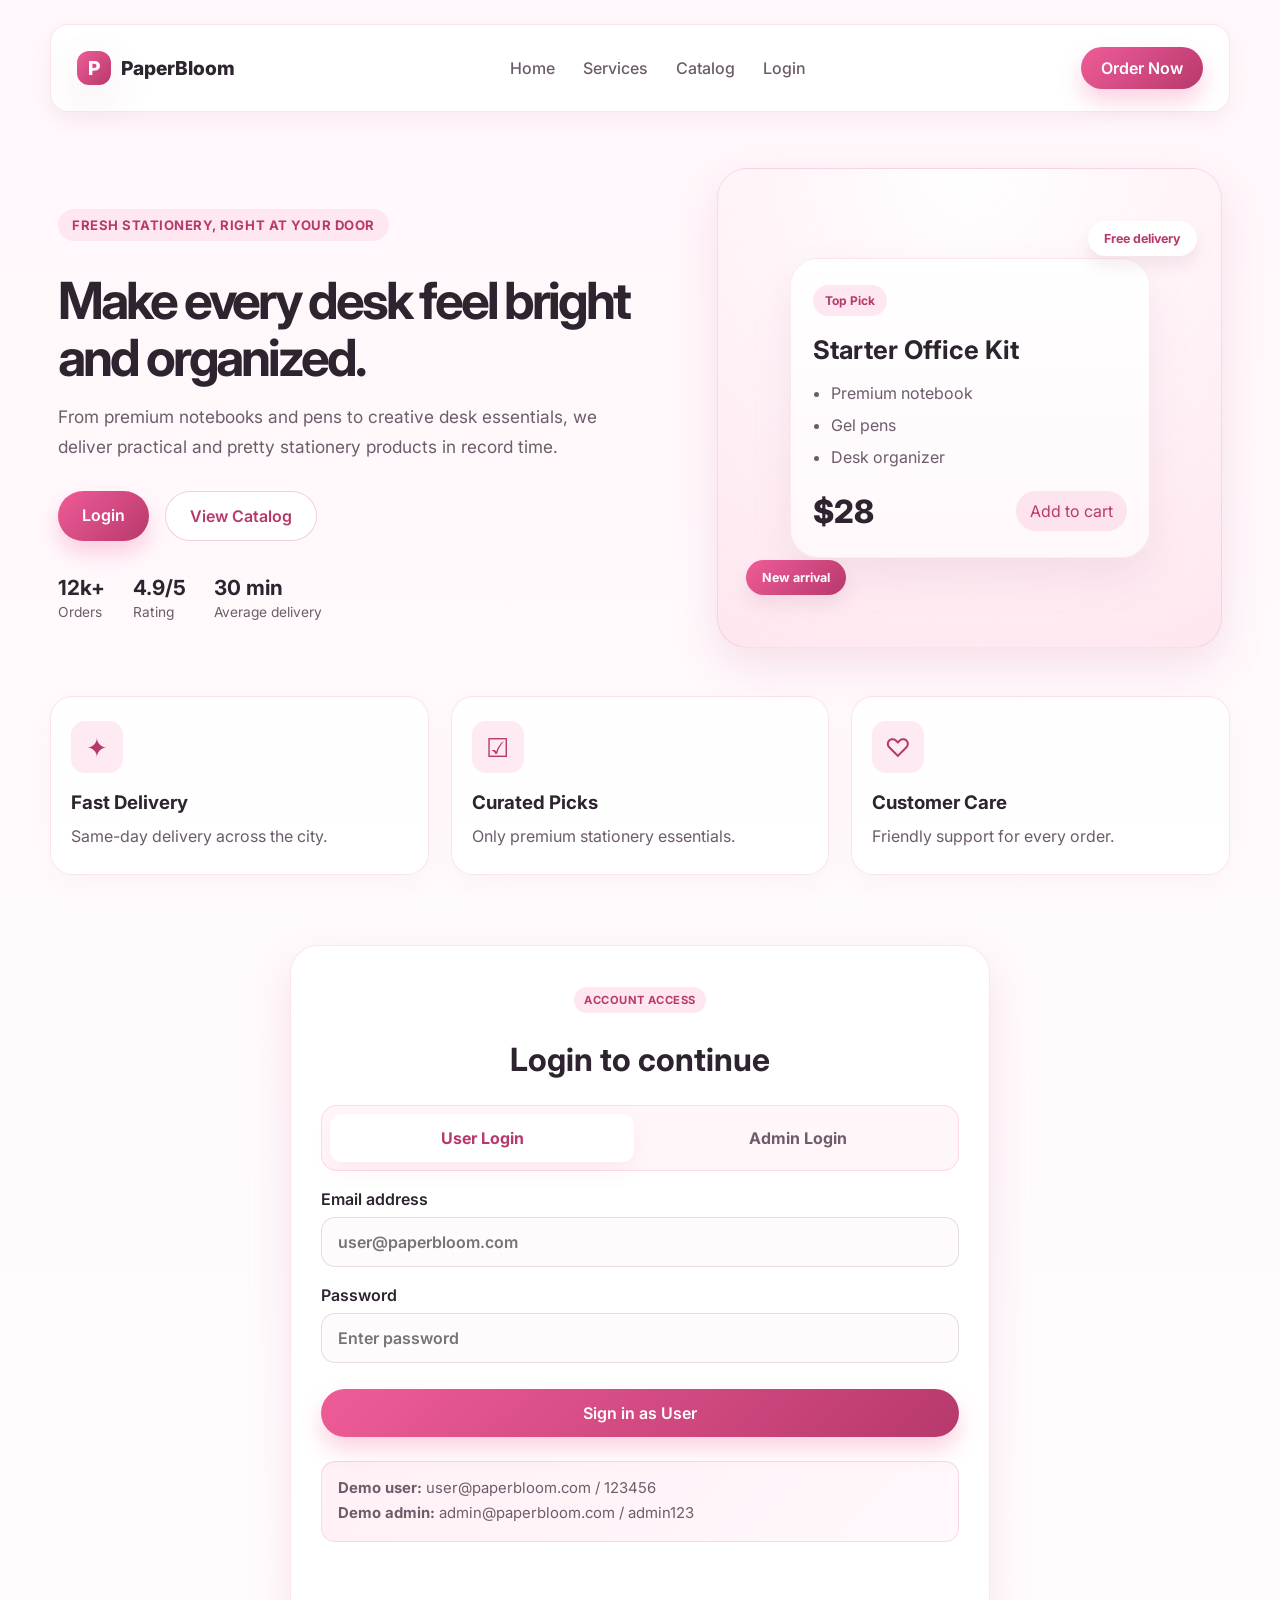
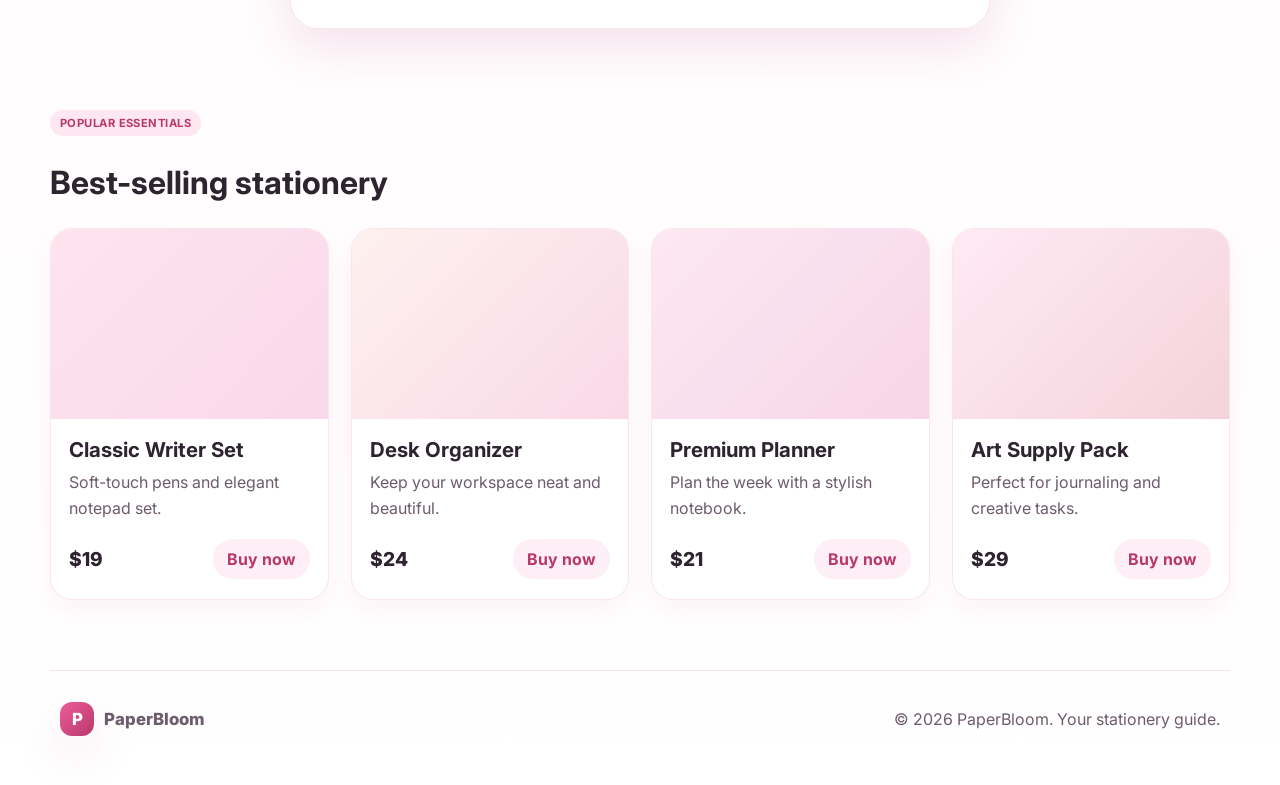
<file: index.html>
<!DOCTYPE html>
<html lang="en">
  <head>
    <meta charset="UTF-8" />
    <meta name="viewport" content="width=device-width, initial-scale=1.0" />
    <title>PaperBloom | Stationery Delivery</title>
    <meta
      name="description"
      content="PaperBloom delivers stationery essentials and desk essentials with delightful service."
    />
    <link rel="preconnect" href="https://fonts.googleapis.com" />
    <link rel="preconnect" href="https://fonts.gstatic.com" crossorigin />
    <link
      href="https://fonts.googleapis.com/css2?family=Inter:wght@400;500;600;700;800&display=swap"
      rel="stylesheet"
    />
    <link rel="stylesheet" href="style.css" />
  </head>
  <body>
    <div class="page-shell">
      <header class="topbar">
        <div class="brand" aria-label="PaperBloom home">
          <span class="brand-mark">P</span>
          <span>PaperBloom</span>
        </div>

        <nav class="main-nav" aria-label="Main navigation">
          <a href="#home">Home</a>
          <a href="#services">Services</a>
          <a href="#catalog">Catalog</a>
          <a href="#login">Login</a>
        </nav>

        <button class="primary-btn small-btn">Order Now</button>
      </header>

      <main>
        <section class="hero" id="home">
          <div class="hero-copy">
            <p class="eyebrow">Fresh stationery, right at your door</p>
            <h1>Make every desk feel bright and organized.</h1>
            <p class="hero-text">
              From premium notebooks and pens to creative desk essentials, we deliver
              practical and pretty stationery products in record time.
            </p>

            <div class="cta-group">
              <a href="#login" class="primary-btn">Login</a>
              <a href="#catalog" class="secondary-btn">View Catalog</a>
            </div>

            <div class="mini-stats" aria-label="Store metrics">
              <div>
                <strong>12k+</strong>
                <span>Orders</span>
              </div>
              <div>
                <strong>4.9/5</strong>
                <span>Rating</span>
              </div>
              <div>
                <strong>30 min</strong>
                <span>Average delivery</span>
              </div>
            </div>
          </div>

          <div class="hero-visual" aria-label="Stationery delivery illustration">
            <div class="visual-card big-card">
              <div class="card-tag">Top Pick</div>
              <h3>Starter Office Kit</h3>
              <ul>
                <li>Premium notebook</li>
                <li>Gel pens</li>
                <li>Desk organizer</li>
              </ul>
              <div class="price-row">
                <span class="price">$28</span>
                <button class="ghost-btn">Add to cart</button>
              </div>
            </div>

            <div class="floating-badge badge-one">Free delivery</div>
            <div class="floating-badge badge-two">New arrival</div>
          </div>
        </section>

        <section class="feature-strip" id="services">
          <article>
            <span class="icon">✦</span>
            <h3>Fast Delivery</h3>
            <p>Same-day delivery across the city.</p>
          </article>
          <article>
            <span class="icon">☑</span>
            <h3>Curated Picks</h3>
            <p>Only premium stationery essentials.</p>
          </article>
          <article>
            <span class="icon">♡</span>
            <h3>Customer Care</h3>
            <p>Friendly support for every order.</p>
          </article>
        </section>

        <section class="login-section" id="login">
          <div class="login-panel">
            <div class="login-heading">
              <p class="eyebrow small-eyebrow">Account access</p>
              <h2>Login to continue</h2>
            </div>

            <div class="login-tabs" role="tablist" aria-label="Login options">
              <button class="tab active" type="button" data-role="user" aria-selected="true">
                User Login
              </button>
              <button class="tab" type="button" data-role="admin" aria-selected="false">
                Admin Login
              </button>
            </div>

            <form class="auth-form active" id="userLoginForm" novalidate>
              <label>
                Email address
                <input type="email" name="email" placeholder="user@paperbloom.com" required />
              </label>
              <label>
                Password
                <input type="password" name="password" placeholder="Enter password" required />
              </label>
              <button type="submit" class="primary-btn full-width">Sign in as User</button>
            </form>

            <form class="auth-form" id="adminLoginForm" novalidate>
              <label>
                Admin email
                <input type="email" name="email" placeholder="admin@paperbloom.com" required />
              </label>
              <label>
                Password
                <input type="password" name="password" placeholder="Enter admin password" required />
              </label>
              <button type="submit" class="primary-btn full-width">Sign in as Admin</button>
            </form>

            <div class="demo-box">
              <p><strong>Demo user:</strong> user@paperbloom.com / 123456</p>
              <p><strong>Demo admin:</strong> admin@paperbloom.com / admin123</p>
            </div>

            <p class="status-message" id="statusMessage" aria-live="polite"></p>
          </div>
        </section>

        <section class="catalog" id="catalog">
          <div class="section-heading">
            <p class="eyebrow small-eyebrow">Popular essentials</p>
            <h2>Best-selling stationery</h2>
          </div>

          <div class="catalog-grid">
            <article class="product-card">
              <div class="product-art art-1"></div>
              <div class="product-info">
                <h3>Classic Writer Set</h3>
                <p>Soft-touch pens and elegant notepad set.</p>
                <div class="product-meta">
                  <span>$19</span>
                  <button>Buy now</button>
                </div>
              </div>
            </article>

            <article class="product-card">
              <div class="product-art art-2"></div>
              <div class="product-info">
                <h3>Desk Organizer</h3>
                <p>Keep your workspace neat and beautiful.</p>
                <div class="product-meta">
                  <span>$24</span>
                  <button>Buy now</button>
                </div>
              </div>
            </article>

            <article class="product-card">
              <div class="product-art art-3"></div>
              <div class="product-info">
                <h3>Premium Planner</h3>
                <p>Plan the week with a stylish notebook.</p>
                <div class="product-meta">
                  <span>$21</span>
                  <button>Buy now</button>
                </div>
              </div>
            </article>

            <article class="product-card">
              <div class="product-art art-4"></div>
              <div class="product-info">
                <h3>Art Supply Pack</h3>
                <p>Perfect for journaling and creative tasks.</p>
                <div class="product-meta">
                  <span>$29</span>
                  <button>Buy now</button>
                </div>
              </div>
            </article>
          </div>
        </section>
      </main>

      <footer class="site-footer">
        <div>
          <div class="brand footer-brand">
            <span class="brand-mark">P</span>
            <span>PaperBloom</span>
          </div>
        </div>
        <p>© 2026 PaperBloom. Your stationery guide.</p>
      </footer>
    </div>

    <script src="script.js"></script>
  </body>
</html>
</file>
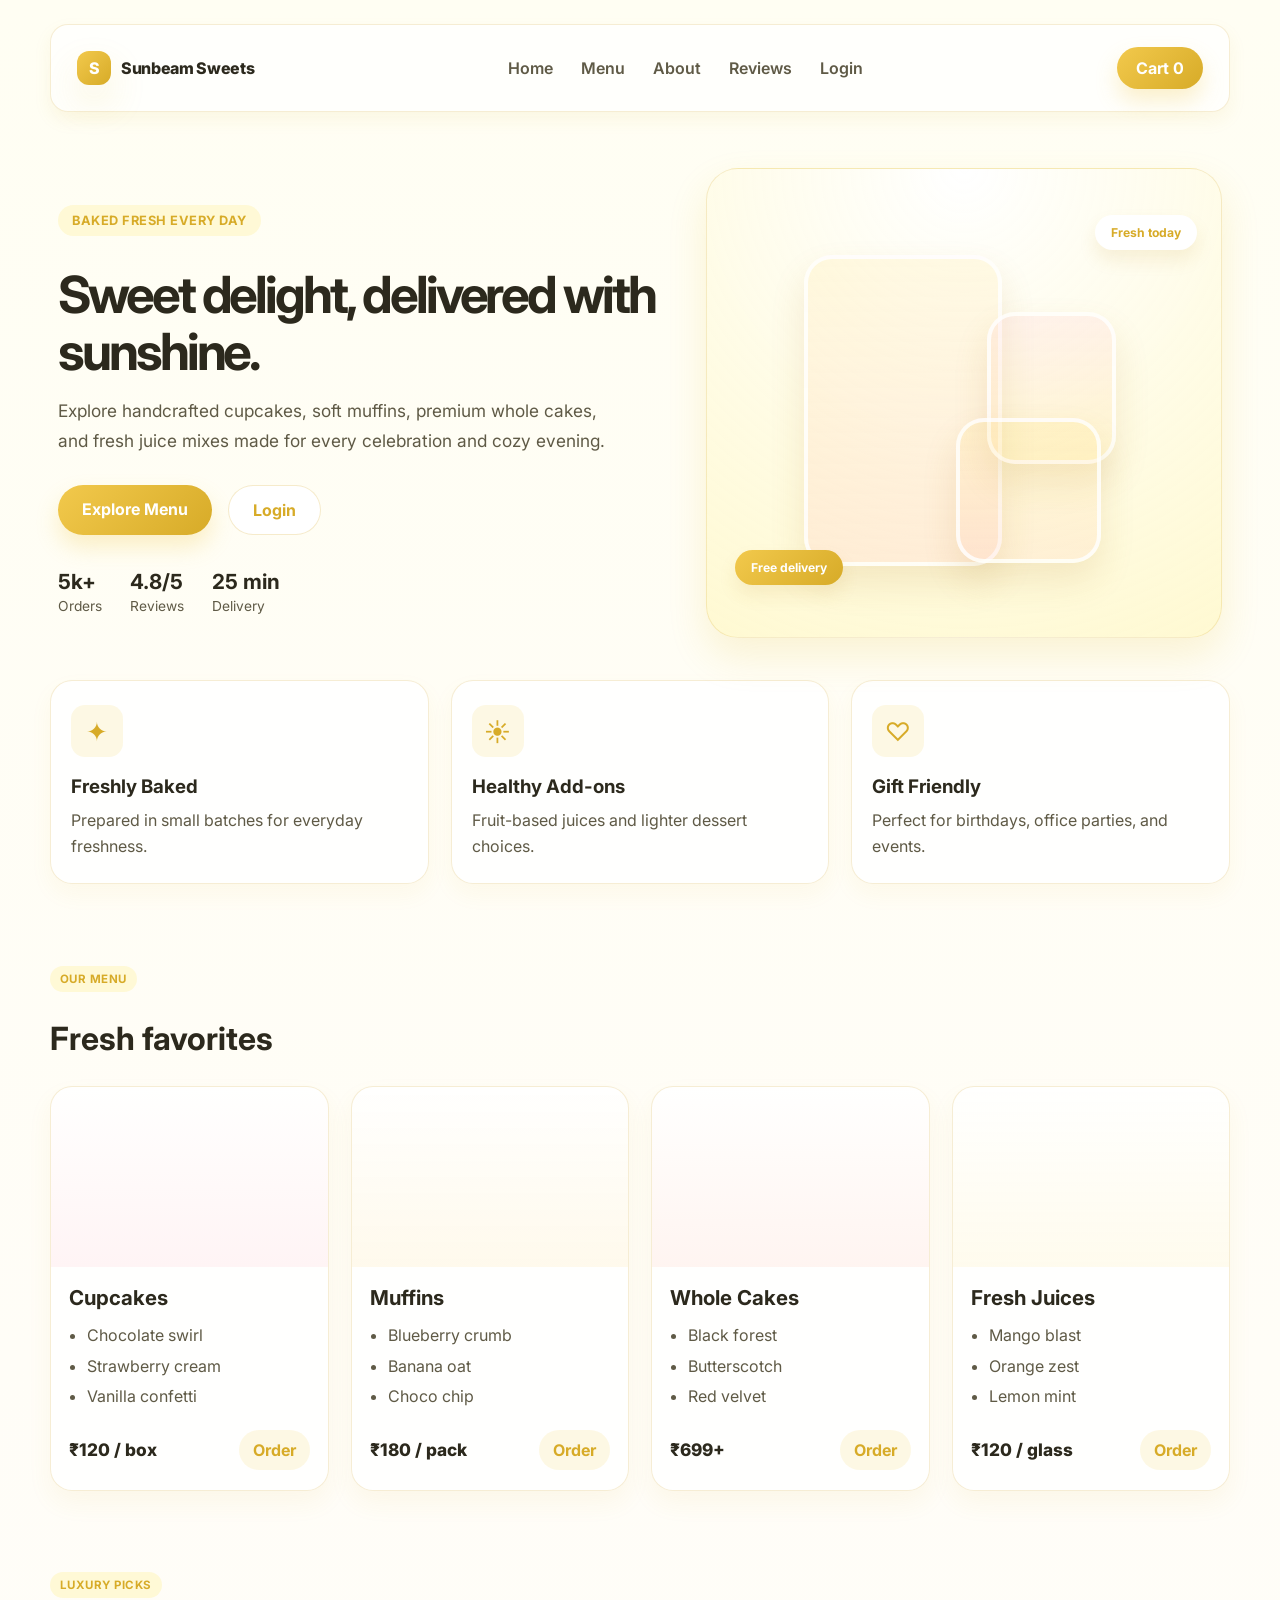
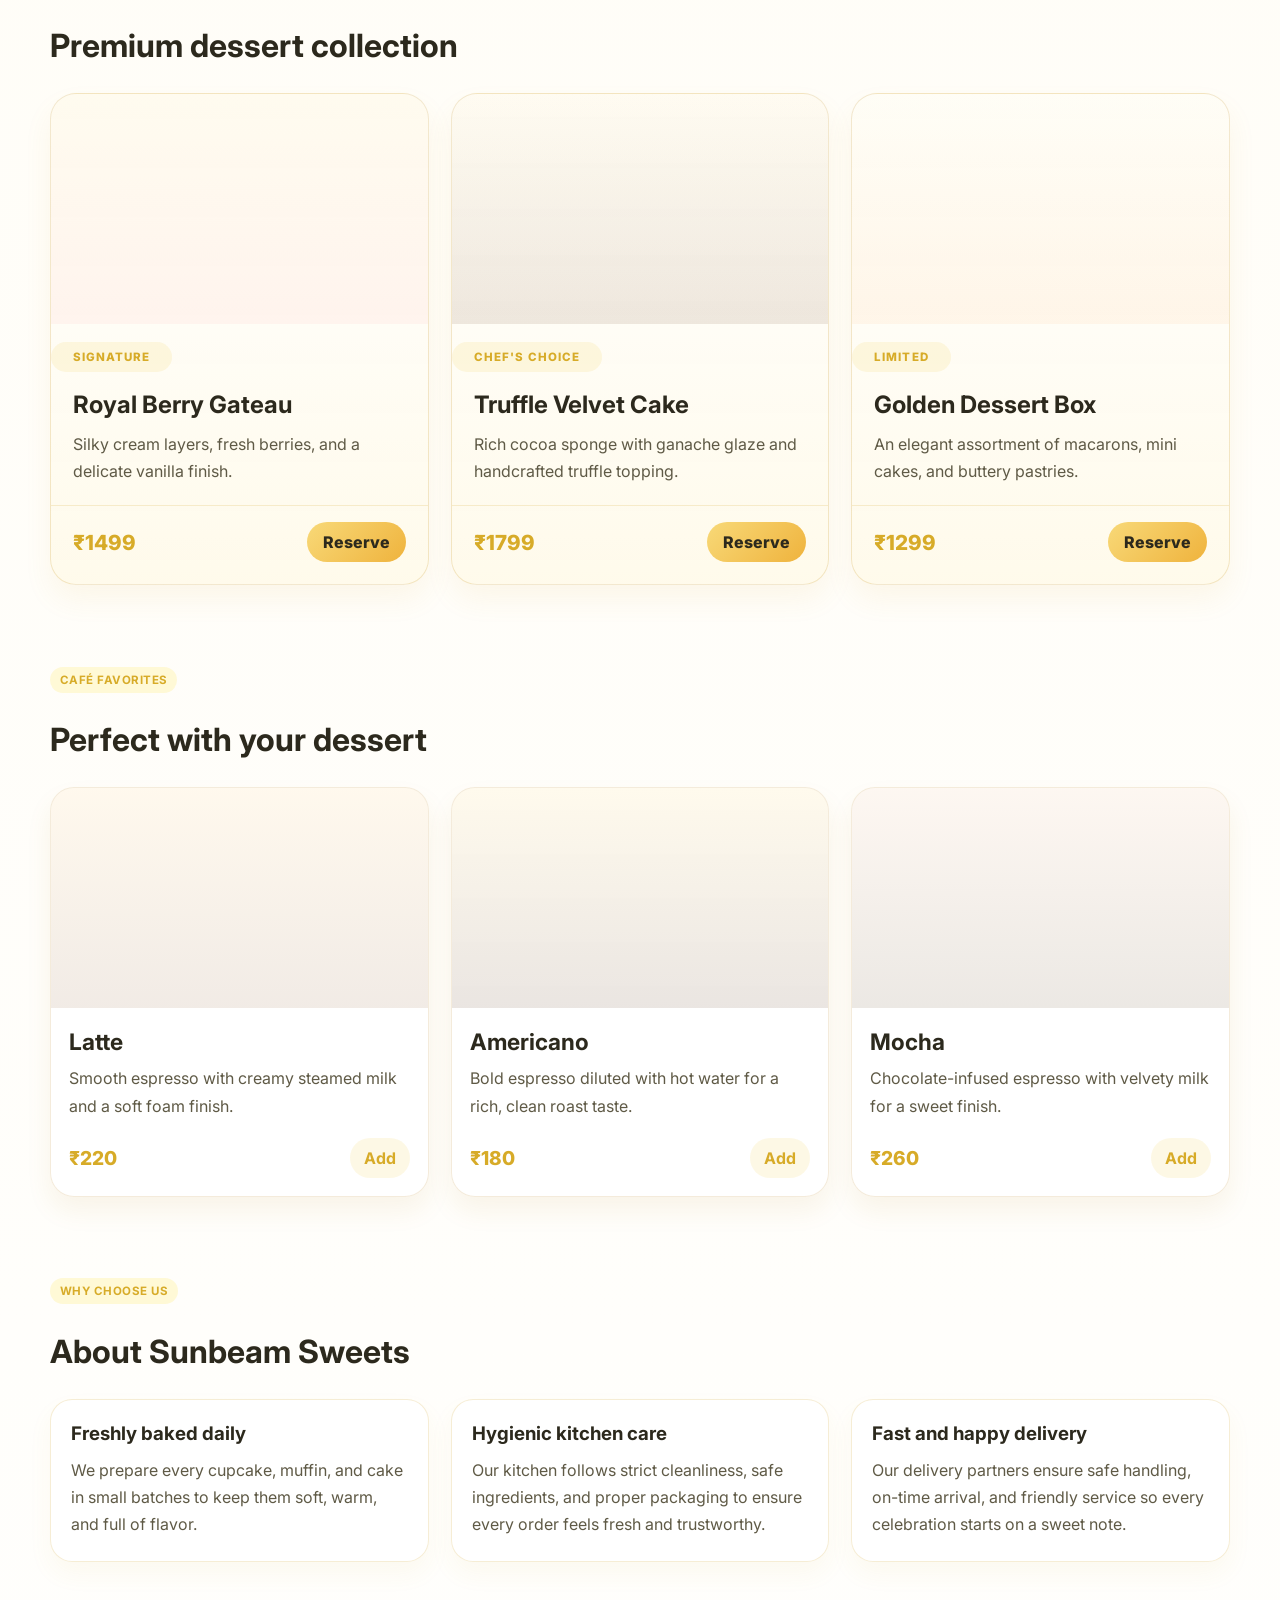
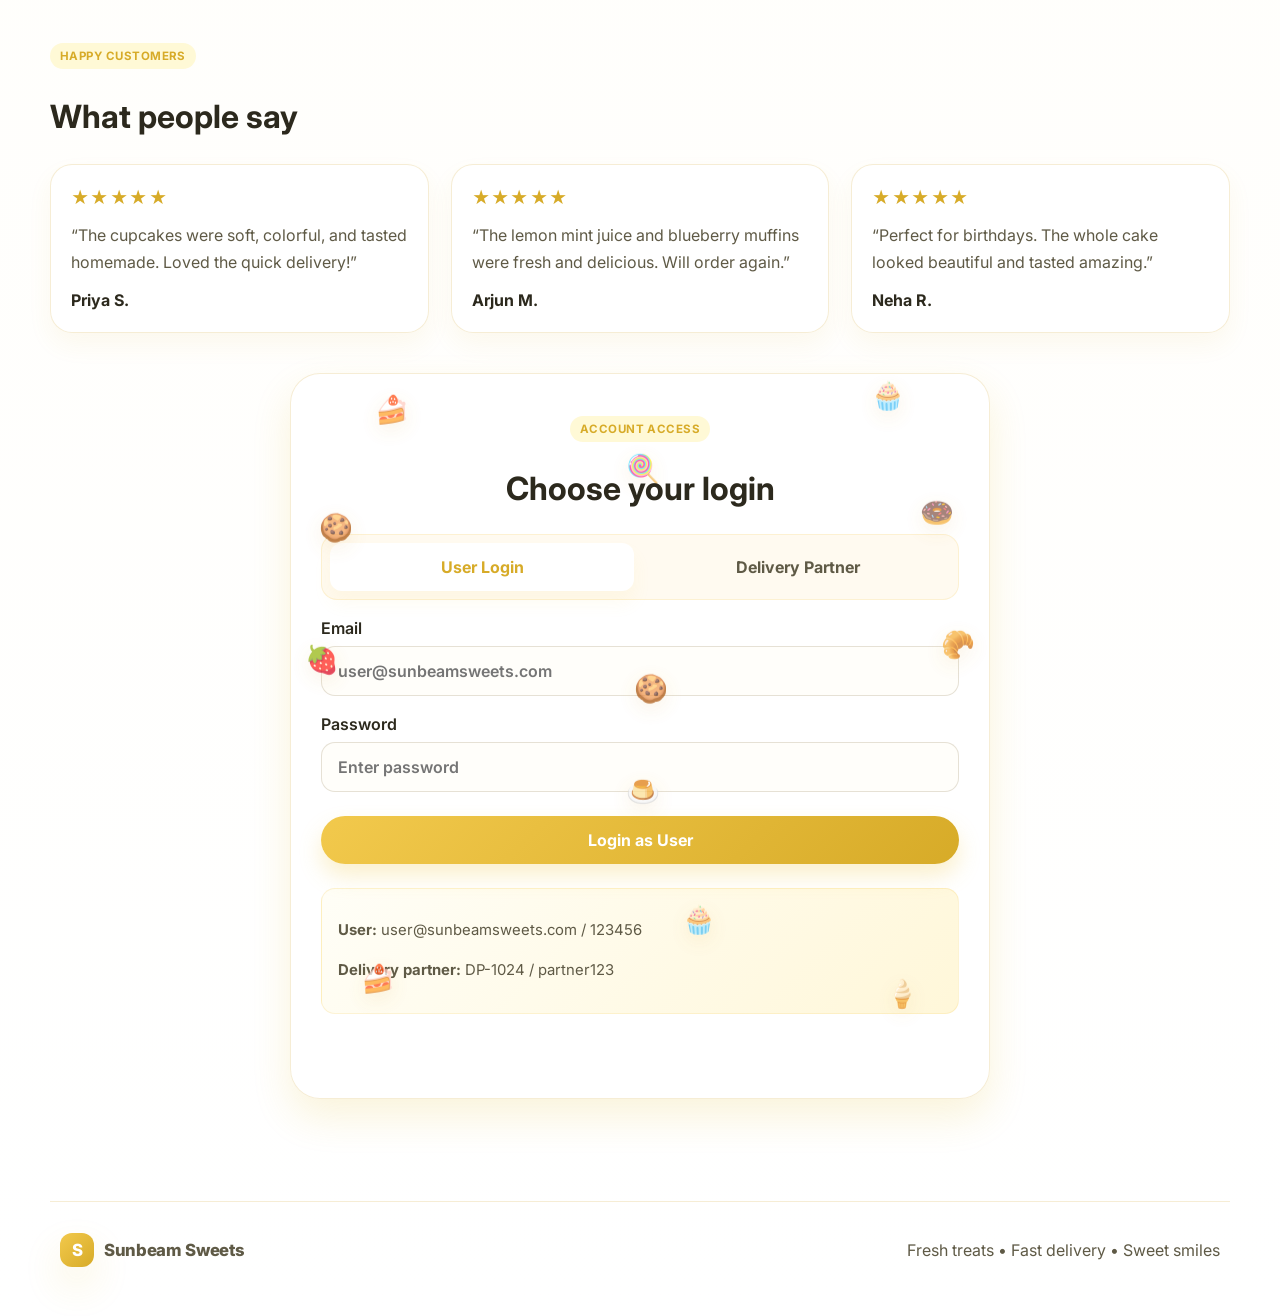
<file: cake-shop.html>
<!DOCTYPE html>
<html lang="en">
  <head>
    <meta charset="UTF-8" />
    <meta name="viewport" content="width=device-width, initial-scale=1.0" />
    <title>Sunbeam Sweets | Cake Shop</title>
    <meta name="description" content="Fresh cupcakes, muffins, cakes, and juices delivered fresh and fast." />
    <link rel="preconnect" href="https://fonts.googleapis.com" />
    <link rel="preconnect" href="https://fonts.gstatic.com" crossorigin />
    <link href="https://fonts.googleapis.com/css2?family=Inter:wght@400;500;600;700;800&display=swap" rel="stylesheet" />
    <link rel="stylesheet" href="cake-style.css" />
  </head>
  <body>
    <div class="page-shell">
      <header class="topbar">
        <div class="brand">
          <span class="brand-mark">S</span>
          <span>Sunbeam Sweets</span>
        </div>

        <nav class="main-nav" aria-label="Main navigation">
          <a href="#home">Home</a>
          <a href="#menu">Menu</a>
          <a href="#about">About</a>
          <a href="#reviews">Reviews</a>
          <a href="#login">Login</a>
        </nav>

        <button class="primary-btn small-btn cart-toggle" type="button">Cart <span id="cartCount">0</span></button>
      </header>

      <main>
        <section class="hero" id="home">
          <div class="hero-copy">
            <p class="eyebrow">Baked fresh every day</p>
            <h1>Sweet delight, delivered with sunshine.</h1>
            <p class="hero-text">
              Explore handcrafted cupcakes, soft muffins, premium whole cakes, and fresh juice mixes made for every celebration and cozy evening.
            </p>

            <div class="cta-group">
              <a href="#menu" class="primary-btn">Explore Menu</a>
              <a href="#login" class="secondary-btn">Login</a>
            </div>

            <div class="mini-stats">
              <div>
                <strong>5k+</strong>
                <span>Orders</span>
              </div>
              <div>
                <strong>4.8/5</strong>
                <span>Reviews</span>
              </div>
              <div>
                <strong>25 min</strong>
                <span>Delivery</span>
              </div>
            </div>
          </div>

          <div class="hero-visual" aria-label="Cake shop illustration">
            <div class="image-collage">
              <div class="image-card tall-card"></div>
              <div class="image-card cupcake-card"></div>
              <div class="image-card cake-card"></div>
            </div>
            <div class="floating-badge badge-one">Fresh today</div>
            <div class="floating-badge badge-two">Free delivery</div>
          </div>
        </section>

        <section class="feature-strip">
          <article>
            <span class="icon">✦</span>
            <h3>Freshly Baked</h3>
            <p>Prepared in small batches for everyday freshness.</p>
          </article>
          <article>
            <span class="icon">☀</span>
            <h3>Healthy Add-ons</h3>
            <p>Fruit-based juices and lighter dessert choices.</p>
          </article>
          <article>
            <span class="icon">♡</span>
            <h3>Gift Friendly</h3>
            <p>Perfect for birthdays, office parties, and events.</p>
          </article>
        </section>

        <section class="menu" id="menu">
          <div class="section-heading">
            <p class="eyebrow small-eyebrow">Our menu</p>
            <h2>Fresh favorites</h2>
          </div>

          <div class="menu-grid">
            <article class="product-card">
              <div class="product-art art-cupcake"></div>
              <div class="product-info">
                <h3>Cupcakes</h3>
                <ul>
                  <li>Chocolate swirl</li>
                  <li>Strawberry cream</li>
                  <li>Vanilla confetti</li>
                </ul>
                <div class="product-meta">
                  <span>₹120 / box</span>
                  <button>Order</button>
                </div>
              </div>
            </article>

            <article class="product-card">
              <div class="product-art art-muffin"></div>
              <div class="product-info">
                <h3>Muffins</h3>
                <ul>
                  <li>Blueberry crumb</li>
                  <li>Banana oat</li>
                  <li>Choco chip</li>
                </ul>
                <div class="product-meta">
                  <span>₹180 / pack</span>
                  <button>Order</button>
                </div>
              </div>
            </article>

            <article class="product-card">
              <div class="product-art art-cake"></div>
              <div class="product-info">
                <h3>Whole Cakes</h3>
                <ul>
                  <li>Black forest</li>
                  <li>Butterscotch</li>
                  <li>Red velvet</li>
                </ul>
                <div class="product-meta">
                  <span>₹699+</span>
                  <button>Order</button>
                </div>
              </div>
            </article>

            <article class="product-card">
              <div class="product-art art-juice"></div>
              <div class="product-info">
                <h3>Fresh Juices</h3>
                <ul>
                  <li>Mango blast</li>
                  <li>Orange zest</li>
                  <li>Lemon mint</li>
                </ul>
                <div class="product-meta">
                  <span>₹120 / glass</span>
                  <button>Order</button>
                </div>
              </div>
            </article>
          </div>
        </section>

        <section class="luxury-collection" id="luxury">
          <div class="section-heading">
            <p class="eyebrow small-eyebrow">Luxury picks</p>
            <h2>Premium dessert collection</h2>
          </div>

          <div class="luxury-grid">
            <article class="luxury-card luxury-card-one">
              <div class="luxury-image luxury-image-one"></div>
              <div class="luxury-badge">Signature</div>
              <h3>Royal Berry Gateau</h3>
              <p>Silky cream layers, fresh berries, and a delicate vanilla finish.</p>
              <div class="luxury-meta">
                <span>₹1499</span>
                <button>Reserve</button>
              </div>
            </article>

            <article class="luxury-card luxury-card-two">
              <div class="luxury-image luxury-image-two"></div>
              <div class="luxury-badge">Chef's choice</div>
              <h3>Truffle Velvet Cake</h3>
              <p>Rich cocoa sponge with ganache glaze and handcrafted truffle topping.</p>
              <div class="luxury-meta">
                <span>₹1799</span>
                <button>Reserve</button>
              </div>
            </article>

            <article class="luxury-card luxury-card-three">
              <div class="luxury-image luxury-image-three"></div>
              <div class="luxury-badge">Limited</div>
              <h3>Golden Dessert Box</h3>
              <p>An elegant assortment of macarons, mini cakes, and buttery pastries.</p>
              <div class="luxury-meta">
                <span>₹1299</span>
                <button>Reserve</button>
              </div>
            </article>
          </div>
        </section>

        <section class="coffee-section" id="coffee">
          <div class="section-heading">
            <p class="eyebrow small-eyebrow">Café favorites</p>
            <h2>Perfect with your dessert</h2>
          </div>

          <div class="coffee-grid">
            <article class="coffee-card">
              <div class="coffee-image coffee-image-one"></div>
              <div class="coffee-info">
                <h3>Latte</h3>
                <p>Smooth espresso with creamy steamed milk and a soft foam finish.</p>
                <div class="coffee-meta">
                  <span>₹220</span>
                  <button>Add</button>
                </div>
              </div>
            </article>

            <article class="coffee-card">
              <div class="coffee-image coffee-image-two"></div>
              <div class="coffee-info">
                <h3>Americano</h3>
                <p>Bold espresso diluted with hot water for a rich, clean roast taste.</p>
                <div class="coffee-meta">
                  <span>₹180</span>
                  <button>Add</button>
                </div>
              </div>
            </article>

            <article class="coffee-card">
              <div class="coffee-image coffee-image-three"></div>
              <div class="coffee-info">
                <h3>Mocha</h3>
                <p>Chocolate-infused espresso with velvety milk for a sweet finish.</p>
                <div class="coffee-meta">
                  <span>₹260</span>
                  <button>Add</button>
                </div>
              </div>
            </article>
          </div>
        </section>

        <section class="about-section" id="about">
          <div class="section-heading">
            <p class="eyebrow small-eyebrow">Why choose us</p>
            <h2>About Sunbeam Sweets</h2>
          </div>

          <div class="about-grid">
            <div class="about-card">
              <h3>Freshly baked daily</h3>
              <p>We prepare every cupcake, muffin, and cake in small batches to keep them soft, warm, and full of flavor.</p>
            </div>
            <div class="about-card">
              <h3>Hygienic kitchen care</h3>
              <p>Our kitchen follows strict cleanliness, safe ingredients, and proper packaging to ensure every order feels fresh and trustworthy.</p>
            </div>
            <div class="about-card">
              <h3>Fast and happy delivery</h3>
              <p>Our delivery partners ensure safe handling, on-time arrival, and friendly service so every celebration starts on a sweet note.</p>
            </div>
          </div>
        </section>

        <section class="reviews" id="reviews">
          <div class="section-heading">
            <p class="eyebrow small-eyebrow">Happy customers</p>
            <h2>What people say</h2>
          </div>

          <div class="review-grid">
            <article class="review-card">
              <div class="stars">★★★★★</div>
              <p>“The cupcakes were soft, colorful, and tasted homemade. Loved the quick delivery!”</p>
              <h4>Priya S.</h4>
            </article>
            <article class="review-card">
              <div class="stars">★★★★★</div>
              <p>“The lemon mint juice and blueberry muffins were fresh and delicious. Will order again.”</p>
              <h4>Arjun M.</h4>
            </article>
            <article class="review-card">
              <div class="stars">★★★★★</div>
              <p>“Perfect for birthdays. The whole cake looked beautiful and tasted amazing.”</p>
              <h4>Neha R.</h4>
            </article>
          </div>
        </section>

        <section class="login-section" id="login">
          <div class="login-panel">
            <div class="sweet-sprinkles" aria-hidden="true">
              <span class="sweet-emoji emoji-1">🍰</span>
              <span class="sweet-emoji emoji-2">🧁</span>
              <span class="sweet-emoji emoji-3">🍪</span>
              <span class="sweet-emoji emoji-4">🍩</span>
              <span class="sweet-emoji emoji-5">🍓</span>
              <span class="sweet-emoji emoji-6">🥐</span>
              <span class="sweet-emoji emoji-7">🍰</span>
              <span class="sweet-emoji emoji-8">🍦</span>
              <span class="sweet-emoji emoji-9">🍮</span>
              <span class="sweet-emoji emoji-10">🍭</span>
              <span class="sweet-emoji emoji-11">🧁</span>
              <span class="sweet-emoji emoji-12">🍪</span>
            </div>

            <div class="login-heading">
              <p class="eyebrow small-eyebrow">Account access</p>
              <h2>Choose your login</h2>
            </div>

            <div class="login-tabs" role="tablist" aria-label="Login options">
              <button class="tab active" data-role="user" aria-selected="true">User Login</button>
              <button class="tab" data-role="delivery" aria-selected="false">Delivery Partner</button>
            </div>

            <form class="auth-form active" id="userLoginForm" novalidate>
              <label>
                Email
                <input type="email" placeholder="user@sunbeamsweets.com" required />
              </label>
              <label>
                Password
                <input type="password" placeholder="Enter password" required />
              </label>
              <button type="submit" class="primary-btn full-width">Login as User</button>
            </form>

            <form class="auth-form" id="deliveryLoginForm" novalidate>
              <label>
                Delivery ID
                <input type="text" placeholder="DP-1024" required />
              </label>
              <label>
                Password
                <input type="password" placeholder="Enter delivery password" required />
              </label>
              <button type="submit" class="primary-btn full-width">Login as Partner</button>
            </form>

            <div class="demo-box">
              <p><strong>User:</strong> user@sunbeamsweets.com / 123456</p>
              <p><strong>Delivery partner:</strong> DP-1024 / partner123</p>
            </div>

            <p class="status-message" id="statusMessage" aria-live="polite"></p>
          </div>
        </section>
      </main>

      <footer class="site-footer">
        <div class="brand footer-brand">
          <span class="brand-mark">S</span>
          <span>Sunbeam Sweets</span>
        </div>
        <p>Fresh treats • Fast delivery • Sweet smiles</p>
      </footer>
    </div>

    <aside class="cart-panel" id="cartPanel" aria-label="Shopping cart">
      <div class="cart-header">
        <h3>Your Cart</h3>
        <button class="close-cart" type="button" aria-label="Close cart">×</button>
      </div>
      <div class="cart-items" id="cartItems">
        <p class="empty-cart">Your cart is empty.</p>
      </div>
      <div class="cart-summary">
        <div class="summary-row">
          <span>Total</span>
          <strong id="cartTotal">₹0</strong>
        </div>
        <button class="primary-btn full-width checkout-btn" type="button">Checkout</button>
      </div>
    </aside>

    <div class="selection-modal" id="selectionModal" aria-hidden="true">
      <div class="selection-card">
        <button class="close-selection" type="button" aria-label="Close selection">×</button>
        <h3>Choose your option</h3>
        <p id="selectionPrompt">Select your preferred flavor or size.</p>

        <div class="selection-group" id="selectionChoices"></div>

        <button class="primary-btn full-width add-to-cart-btn" type="button">Add to cart</button>
      </div>
    </div>

    <script src="cake-script.js"></script>
  </body>
</html>
</file>
<file: style.css>
:root {
  --pink-50: #fff7fb;
  --pink-100: #ffe7f1;
  --pink-200: #ffd1e2;
  --pink-300: #f8b4cf;
  --pink-500: #ef5c98;
  --pink-600: #dc4f89;
  --pink-700: #b7396c;
  --white: #ffffff;
  --cream: #fffafc;
  --text-dark: #2e2430;
  --text-soft: #6d5c6b;
  --border: rgba(220, 79, 137, 0.15);
  --shadow: 0 18px 45px rgba(202, 95, 142, 0.16);
}

* {
  box-sizing: border-box;
}

html {
  scroll-behavior: smooth;
}

body {
  margin: 0;
  font-family: "Inter", sans-serif;
  color: var(--text-dark);
  background: linear-gradient(180deg, var(--pink-50), #fff);
}

img {
  max-width: 100%;
  display: block;
}

a {
  text-decoration: none;
  color: inherit;
}

button,
input {
  font: inherit;
}

.page-shell {
  width: min(1180px, calc(100% - 32px));
  margin: 0 auto;
  padding: 24px 0 40px;
}

.topbar {
  display: flex;
  align-items: center;
  justify-content: space-between;
  gap: 20px;
  padding: 22px 26px;
  border: 1px solid var(--border);
  background: rgba(255, 255, 255, 0.9);
  border-radius: 18px;
  box-shadow: 0 8px 18px rgba(166, 109, 143, 0.08);
  position: sticky;
  top: 10px;
  z-index: 10;
  backdrop-filter: blur(10px);
}

.brand {
  display: inline-flex;
  align-items: center;
  gap: 10px;
  font-weight: 800;
  font-size: 1.2rem;
}

.brand-mark {
  display: inline-flex;
  align-items: center;
  justify-content: center;
  width: 34px;
  height: 34px;
  border-radius: 12px;
  background: linear-gradient(135deg, var(--pink-500), var(--pink-700));
  color: var(--white);
  box-shadow: var(--shadow);
}

.main-nav {
  display: flex;
  align-items: center;
  gap: 28px;
  color: var(--text-soft);
  font-weight: 500;
}

.main-nav a:hover {
  color: var(--pink-700);
}

.primary-btn,
.secondary-btn,
.ghost-btn,
.product-meta button {
  border: none;
  border-radius: 999px;
  cursor: pointer;
  transition: transform 0.2s ease, box-shadow 0.2s ease;
}

.primary-btn:hover,
.secondary-btn:hover,
.ghost-btn:hover,
.product-meta button:hover {
  transform: translateY(-2px);
}

.primary-btn {
  background: linear-gradient(135deg, var(--pink-500), var(--pink-700));
  color: var(--white);
  padding: 14px 24px;
  font-weight: 600;
  box-shadow: 0 12px 22px rgba(239, 92, 152, 0.28);
}

.small-btn {
  padding: 11px 20px;
}

.secondary-btn {
  background: var(--white);
  color: var(--pink-700);
  border: 1px solid rgba(216, 93, 139, 0.3);
  padding: 14px 24px;
  font-weight: 600;
}

.ghost-btn {
  background: rgba(239, 92, 152, 0.14);
  color: var(--pink-700);
  padding: 10px 14px;
}

.hero {
  display: grid;
  grid-template-columns: 1.1fr 0.9fr;
  align-items: center;
  gap: 42px;
  padding: 56px 8px 30px;
}

.eyebrow {
  display: inline-block;
  padding: 8px 14px;
  border-radius: 999px;
  background: var(--pink-100);
  color: var(--pink-700);
  font-size: 0.82rem;
  font-weight: 700;
  letter-spacing: 0.04em;
  text-transform: uppercase;
}

.small-eyebrow {
  padding: 6px 10px;
  font-size: 0.7rem;
}

.hero h1,
.section-heading h2,
.login-heading h2 {
  margin: 18px 0 16px;
  line-height: 1.1;
}

.hero h1 {
  font-size: clamp(2.5rem, 4vw, 4.4rem);
  letter-spacing: -0.06em;
}

.hero-text {
  max-width: 560px;
  color: var(--text-soft);
  font-size: 1.08rem;
  line-height: 1.7;
}

.cta-group {
  display: flex;
  flex-wrap: wrap;
  gap: 16px;
  margin-top: 30px;
}

.mini-stats {
  display: flex;
  flex-wrap: wrap;
  gap: 28px;
  margin-top: 34px;
}

.mini-stats div {
  display: flex;
  flex-direction: column;
  gap: 4px;
}

.mini-stats strong {
  font-size: 1.3rem;
}

.mini-stats span {
  color: var(--text-soft);
  font-size: 0.86rem;
}

.hero-visual {
  position: relative;
  display: flex;
  justify-content: center;
  align-items: center;
  min-height: 480px;
  background: radial-gradient(circle at top, rgba(255, 255, 255, 0.9), rgba(255, 223, 234, 0.74));
  border: 1px solid var(--border);
  border-radius: 30px;
  box-shadow: var(--shadow);
}

.visual-card {
  width: min(360px, 78%);
  background: linear-gradient(180deg, #fff, #fff8fb);
  border: 1px solid rgba(239, 92, 152, 0.12);
  border-radius: 28px;
  padding: 26px 22px;
  box-shadow: 0 20px 40px rgba(175, 105, 146, 0.12);
}

.card-tag {
  display: inline-block;
  background: var(--pink-100);
  color: var(--pink-700);
  padding: 8px 12px;
  border-radius: 999px;
  font-size: 0.75rem;
  font-weight: 700;
}

.visual-card h3 {
  margin: 18px 0 12px;
  font-size: 1.6rem;
}

.visual-card ul {
  padding-left: 18px;
  margin: 0 0 18px;
  color: var(--text-soft);
  line-height: 2;
}

.price-row {
  display: flex;
  align-items: center;
  justify-content: space-between;
  gap: 16px;
}

.price {
  font-size: 2rem;
  font-weight: 800;
  color: var(--text-dark);
}

.floating-badge {
  position: absolute;
  padding: 10px 16px;
  border-radius: 999px;
  font-weight: 700;
  font-size: 0.78rem;
  box-shadow: 0 10px 16px rgba(161, 95, 134, 0.12);
}

.badge-one {
  top: 52px;
  right: 24px;
  background: var(--white);
  color: var(--pink-700);
}

.badge-two {
  bottom: 52px;
  left: 28px;
  background: linear-gradient(135deg, var(--pink-500), var(--pink-700));
  color: var(--white);
}

.feature-strip {
  display: grid;
  grid-template-columns: repeat(3, minmax(0, 1fr));
  gap: 22px;
  margin-top: 18px;
}

.feature-strip article {
  background: rgba(255, 255, 255, 0.85);
  border: 1px solid var(--border);
  border-radius: 22px;
  padding: 24px 20px;
  box-shadow: 0 10px 24px rgba(207, 130, 171, 0.06);
}

.feature-strip .icon {
  font-size: 1.6rem;
  display: inline-flex;
  width: 52px;
  height: 52px;
  align-items: center;
  justify-content: center;
  border-radius: 14px;
  background: rgba(239, 92, 152, 0.12);
  color: var(--pink-700);
}

.feature-strip h3 {
  margin: 18px 0 10px;
}

.feature-strip p {
  margin: 0;
  color: var(--text-soft);
  line-height: 1.6;
}

.login-section {
  padding-top: 70px;
}

.login-panel {
  width: min(700px, 100%);
  margin: 0 auto;
  background: rgba(255, 255, 255, 0.92);
  border: 1px solid var(--border);
  border-radius: 28px;
  padding: 30px;
  box-shadow: var(--shadow);
}

.login-heading {
  text-align: center;
}

.login-heading h2 {
  font-size: clamp(2rem, 2vw, 2.6rem);
}

.login-tabs {
  display: grid;
  grid-template-columns: repeat(2, 1fr);
  gap: 12px;
  margin: 28px 0 18px;
  background: #fff6fa;
  border-radius: 16px;
  padding: 8px;
  border: 1px solid rgba(239, 92, 152, 0.18);
}

.tab {
  border: none;
  padding: 14px 18px;
  border-radius: 12px;
  background: transparent;
  color: var(--text-soft);
  font-weight: 700;
  cursor: pointer;
}

.tab.active {
  background: var(--white);
  color: var(--pink-700);
  box-shadow: 0 10px 20px rgba(239, 92, 152, 0.08);
}

.auth-form {
  display: none;
  gap: 18px;
}

.auth-form.active {
  display: grid;
}

.auth-form label {
  display: grid;
  gap: 8px;
  color: var(--text-dark);
  font-weight: 600;
}

.auth-form input {
  border: 1px solid rgba(116, 92, 111, 0.18);
  border-radius: 14px;
  padding: 14px 16px;
  background: var(--cream);
  color: var(--text-dark);
}

.auth-form input:focus {
  outline: 2px solid rgba(239, 92, 152, 0.22);
  border-color: rgba(239, 92, 152, 0.45);
}

.full-width {
  width: 100%;
  margin-top: 8px;
}

.demo-box {
  margin-top: 24px;
  padding: 14px 16px;
  border-radius: 14px;
  background: linear-gradient(135deg, #fff1f6, #fff8fc);
  border: 1px solid rgba(224, 117, 166, 0.22);
  color: var(--text-soft);
  font-size: 0.93rem;
  line-height: 1.7;
}

.demo-box p {
  margin: 0;
}

.status-message {
  min-height: 24px;
  margin-top: 16px;
  font-weight: 600;
  color: var(--pink-700);
}

.catalog {
  padding-top: 70px;
}

.section-heading {
  margin-bottom: 28px;
}

.section-heading h2 {
  font-size: clamp(2rem, 2vw, 2.5rem);
}

.catalog-grid {
  display: grid;
  grid-template-columns: repeat(4, minmax(0, 1fr));
  gap: 22px;
}

.product-card {
  background: rgba(255, 255, 255, 0.8);
  border: 1px solid var(--border);
  border-radius: 22px;
  overflow: hidden;
  box-shadow: 0 12px 24px rgba(211, 118, 164, 0.08);
}

.product-art {
  height: 190px;
  background-size: cover;
  background-position: center;
}

.art-1 {
  background: linear-gradient(135deg, #ffe3ee, #f8d9eb);
}

.art-2 {
  background: linear-gradient(135deg, #fef1ef, #f9d9e7);
}

.art-3 {
  background: linear-gradient(135deg, #fce8f2, #f7d6e8);
}

.art-4 {
  background: linear-gradient(135deg, #ffeaf4, #f4d3db);
}

.product-info {
  padding: 18px 18px 20px;
}

.product-info h3 {
  margin: 0 0 8px;
  font-size: 1.28rem;
}

.product-info p {
  margin: 0 0 18px;
  color: var(--text-soft);
  line-height: 1.6;
}

.product-meta {
  display: flex;
  align-items: center;
  justify-content: space-between;
  gap: 12px;
}

.product-meta span {
  font-weight: 800;
  font-size: 1.2rem;
}

.product-meta button {
  border: none;
  background: rgba(239, 92, 152, 0.1);
  color: var(--pink-700);
  padding: 10px 14px;
  font-weight: 700;
  cursor: pointer;
}

.site-footer {
  display: flex;
  align-items: center;
  justify-content: space-between;
  margin-top: 70px;
  padding: 22px 10px 0;
  color: var(--text-soft);
  border-top: 1px solid rgba(197, 112, 154, 0.18);
}

.footer-brand {
  font-size: 1.05rem;
}

@media (max-width: 920px) {
  .hero,
  .catalog-grid,
  .feature-strip {
    grid-template-columns: 1fr 1fr;
  }

  .hero {
    grid-template-columns: 1fr;
  }

  .catalog-grid {
    grid-template-columns: repeat(2, minmax(0, 1fr));
  }

  .main-nav {
    display: none;
  }
}

@media (max-width: 640px) {
  .page-shell {
    width: min(100% - 22px, 1180px);
  }

  .topbar,
  .site-footer {
    flex-direction: column;
  }

  .feature-strip,
  .catalog-grid {
    grid-template-columns: 1fr;
  }

  .login-panel {
    padding: 22px 16px;
  }

  .cta-group {
    flex-direction: column;
  }

  .primary-btn,
  .secondary-btn {
    width: 100%;
    text-align: center;
  }
}
</file>
<file: cake-style.css>
:root {
  --lemon-50: #fffef3;
  --lemon-100: #fff9d6;
  --lemon-200: #fff2a8;
  --lemon-300: #fce97d;
  --lemon-400: #f5d75d;
  --lemon-500: #f2c94c;
  --lemon-700: #d7ab28;
  --white: #ffffff;
  --text-dark: #2c291d;
  --text-soft: #5f5a46;
  --border: rgba(204, 156, 25, 0.18);
  --shadow: 0 18px 38px rgba(226, 184, 40, 0.16);
}

* {
  box-sizing: border-box;
}

html {
  scroll-behavior: smooth;
}

body {
  margin: 0;
  font-family: "Inter", sans-serif;
  background: linear-gradient(180deg, var(--lemon-50), #fffdf7 30%, #fff);
  color: var(--text-dark);
}

a {
  text-decoration: none;
  color: inherit;
}

button,
input {
  font: inherit;
}

.page-shell {
  width: min(1180px, calc(100% - 32px));
  margin: 0 auto;
  padding: 24px 0 40px;
}

.topbar {
  display: flex;
  align-items: center;
  justify-content: space-between;
  gap: 20px;
  padding: 22px 26px;
  background: rgba(255, 255, 255, 0.75);
  border: 1px solid var(--border);
  border-radius: 18px;
  box-shadow: 0 8px 18px rgba(206, 162, 32, 0.08);
  position: sticky;
  top: 10px;
  z-index: 10;
  backdrop-filter: blur(12px);
}

.brand {
  display: inline-flex;
  align-items: center;
  gap: 10px;
  font-weight: 800;
  letter-spacing: -0.02em;
}

.brand-mark {
  display: inline-flex;
  align-items: center;
  justify-content: center;
  width: 34px;
  height: 34px;
  border-radius: 12px;
  background: linear-gradient(135deg, var(--lemon-500), var(--lemon-700));
  color: var(--white);
  box-shadow: var(--shadow);
}

.main-nav {
  display: flex;
  align-items: center;
  gap: 28px;
  color: var(--text-soft);
  font-weight: 600;
}

.main-nav a:hover {
  color: var(--lemon-700);
}

.primary-btn,
.secondary-btn,
.ghost-btn,
.product-meta button {
  border: none;
  border-radius: 999px;
  cursor: pointer;
  transition: transform 0.2s ease, box-shadow 0.2s ease;
}

.primary-btn:hover,
.secondary-btn:hover,
.ghost-btn:hover,
.product-meta button:hover {
  transform: translateY(-2px);
}

.primary-btn {
  background: linear-gradient(135deg, var(--lemon-500), var(--lemon-700));
  color: var(--white);
  padding: 14px 24px;
  font-weight: 700;
  box-shadow: 0 12px 22px rgba(242, 201, 76, 0.28);
}

.small-btn {
  padding: 11px 19px;
}

.secondary-btn {
  background: var(--white);
  color: var(--lemon-700);
  border: 1px solid rgba(215, 171, 40, 0.24);
  padding: 14px 24px;
  font-weight: 700;
}

.ghost-btn {
  background: rgba(242, 201, 76, 0.18);
  color: var(--lemon-700);
  padding: 10px 14px;
}

.hero {
  display: grid;
  grid-template-columns: 1.08fr 0.92fr;
  align-items: center;
  gap: 42px;
  padding: 56px 8px 26px;
}

.eyebrow {
  display: inline-block;
  padding: 8px 14px;
  border-radius: 999px;
  background: var(--lemon-100);
  color: var(--lemon-700);
  font-size: 0.8rem;
  letter-spacing: 0.04em;
  text-transform: uppercase;
  font-weight: 700;
}

.small-eyebrow {
  padding: 6px 10px;
  font-size: 0.72rem;
}

.hero h1,
.section-heading h2,
.login-heading h2 {
  margin: 18px 0 16px;
  line-height: 1.1;
}

.hero h1 {
  font-size: clamp(2.5rem, 4vw, 4.3rem);
  letter-spacing: -0.06em;
}

.hero-text {
  max-width: 560px;
  color: var(--text-soft);
  font-size: 1.08rem;
  line-height: 1.7;
}

.cta-group {
  display: flex;
  gap: 16px;
  flex-wrap: wrap;
  margin-top: 30px;
}

.mini-stats {
  display: flex;
  flex-wrap: wrap;
  gap: 28px;
  margin-top: 34px;
}

.mini-stats div {
  display: flex;
  flex-direction: column;
  gap: 4px;
}

.mini-stats strong {
  font-size: 1.3rem;
}

.mini-stats span {
  color: var(--text-soft);
  font-size: 0.86rem;
}

.hero-visual {
  position: relative;
  min-height: 470px;
  display: flex;
  justify-content: center;
  align-items: center;
  background: radial-gradient(circle at top, rgba(255, 255, 255, 0.94), rgba(255, 247, 196, 0.73));
  border: 1px solid var(--border);
  border-radius: 32px;
  box-shadow: var(--shadow);
  overflow: hidden;
}

.image-collage {
  width: min(380px, 82%);
  height: 380px;
  position: relative;
}

.image-card {
  position: absolute;
  border-radius: 28px;
  box-shadow: 0 18px 35px rgba(175, 122, 25, 0.14);
  background-size: cover;
  background-position: center;
  border: 4px solid rgba(255, 255, 255, 0.8);
}

.tall-card {
  width: 52%;
  height: 82%;
  left: 8%;
  top: 11%;
  background:
    linear-gradient(180deg, rgba(255, 229, 140, 0.18), rgba(255, 120, 160, 0.1)),
    url('https://images.unsplash.com/photo-1555507036-ab1f4038808a?auto=format&fit=crop&w=900&q=80') center/cover no-repeat;
}

.cupcake-card {
  width: 34%;
  height: 40%;
  right: 10%;
  top: 26%;
  background:
    linear-gradient(180deg, rgba(255, 192, 203, 0.18), rgba(255, 214, 89, 0.14)),
    url('https://images.unsplash.com/photo-1486427944299-d1955d23e34d?auto=format&fit=crop&w=800&q=80') center/cover no-repeat;
}

.cake-card {
  width: 38%;
  height: 38%;
  right: 14%;
  bottom: 8%;
  background:
    linear-gradient(180deg, rgba(255, 223, 102, 0.15), rgba(255, 167, 155, 0.12)),
    url('https://images.unsplash.com/photo-1578985545062-69928b1d9587?auto=format&fit=crop&w=900&q=80') center/cover no-repeat;
}

.badge {
  display: inline-block;
  background: var(--lemon-100);
  color: var(--lemon-700);
  padding: 8px 12px;
  border-radius: 999px;
  font-size: 0.75rem;
  font-weight: 700;
}

.cake-card h3 {
  margin: 18px 0 8px;
  font-size: 1.6rem;
}

.cake-card p {
  margin: 0 0 18px;
  color: var(--text-soft);
  line-height: 1.6;
}

.price-row {
  display: flex;
  justify-content: space-between;
  align-items: center;
  gap: 16px;
}

.price {
  font-size: 2rem;
  font-weight: 800;
}

.floating-badge {
  position: absolute;
  padding: 10px 16px;
  border-radius: 999px;
  font-weight: 700;
  font-size: 0.76rem;
  box-shadow: 0 10px 18px rgba(190, 142, 30, 0.12);
}

.badge-one {
  top: 46px;
  right: 24px;
  background: var(--white);
  color: var(--lemon-700);
}

.badge-two {
  bottom: 52px;
  left: 28px;
  background: linear-gradient(135deg, var(--lemon-500), var(--lemon-700));
  color: var(--white);
}

.feature-strip {
  display: grid;
  grid-template-columns: repeat(3, minmax(0, 1fr));
  gap: 22px;
  margin-top: 16px;
}

.feature-strip article {
  background: rgba(255, 255, 255, 0.85);
  border: 1px solid var(--border);
  border-radius: 22px;
  padding: 24px 20px;
  box-shadow: 0 10px 22px rgba(214, 175, 37, 0.06);
}

.feature-strip .icon {
  display: inline-flex;
  width: 52px;
  height: 52px;
  align-items: center;
  justify-content: center;
  background: rgba(242, 201, 76, 0.14);
  border-radius: 14px;
  font-size: 1.6rem;
  color: var(--lemon-700);
}

.feature-strip h3 {
  margin: 18px 0 10px;
}

.feature-strip p {
  margin: 0;
  color: var(--text-soft);
  line-height: 1.6;
}

.menu,
.luxury-collection,
.coffee-section,
.about-section,
.reviews,
.login-section {
  padding-top: 70px;
}

.section-heading {
  margin-bottom: 30px;
}

.coffee-grid {
  display: grid;
  grid-template-columns: repeat(3, minmax(0, 1fr));
  gap: 22px;
}

.coffee-card {
  background: rgba(255, 255, 255, 0.88);
  border: 1px solid rgba(200, 155, 74, 0.2);
  border-radius: 24px;
  overflow: hidden;
  box-shadow: 0 14px 26px rgba(184, 132, 22, 0.08);
}

.coffee-image {
  height: 220px;
  background-size: cover;
  background-position: center;
}

.coffee-image-one {
  background:
    linear-gradient(180deg, rgba(255, 202, 110, 0.12), rgba(143, 91, 46, 0.12)),
    url('https://images.unsplash.com/photo-1509042239860-f550ce710b93?auto=format&fit=crop&w=900&q=80') center/cover no-repeat;
}

.coffee-image-two {
  background:
    linear-gradient(180deg, rgba(255, 214, 106, 0.12), rgba(109, 74, 47, 0.14)),
    url('https://images.unsplash.com/photo-1497636577773-f1231844b336?auto=format&fit=crop&w=900&q=80') center/cover no-repeat;
}

.coffee-image-three {
  background:
    linear-gradient(180deg, rgba(240, 178, 122, 0.1), rgba(119, 95, 63, 0.14)),
    url('https://images.unsplash.com/photo-1442512595331-e89e73853f31?auto=format&fit=crop&w=900&q=80') center/cover no-repeat;
}

.coffee-info {
  padding: 20px 18px 18px;
}

.coffee-info h3 {
  margin: 0 0 10px;
  font-size: 1.42rem;
}

.coffee-info p {
  margin: 0 0 18px;
  color: var(--text-soft);
  line-height: 1.7;
}

.coffee-meta {
  display: flex;
  align-items: center;
  justify-content: space-between;
  gap: 12px;
}

.coffee-meta span {
  font-size: 1.2rem;
  font-weight: 800;
  color: var(--lemon-700);
}

.coffee-meta button {
  border: none;
  background: rgba(242, 201, 76, 0.14);
  color: var(--lemon-700);
  padding: 10px 14px;
  border-radius: 999px;
  font-weight: 700;
  cursor: pointer;
}

.luxury-grid {
  display: grid;
  grid-template-columns: repeat(3, minmax(0, 1fr));
  gap: 22px;
}

.luxury-card {
  background: linear-gradient(180deg, rgba(255, 255, 255, 0.94), rgba(255, 250, 233, 0.9));
  border: 1px solid rgba(202, 151, 38, 0.22);
  border-radius: 26px;
  padding: 0 0 22px;
  box-shadow: 0 15px 28px rgba(215, 172, 46, 0.08);
  overflow: hidden;
}

.luxury-image {
  height: 230px;
  background-size: cover;
  background-position: center;
  margin-bottom: 18px;
}

.luxury-image-one {
  background:
    linear-gradient(180deg, rgba(255, 224, 124, 0.12), rgba(255, 178, 178, 0.12)),
    url('https://images.unsplash.com/photo-1559620192-032c4bc4674e?auto=format&fit=crop&w=900&q=80') center/cover no-repeat;
}

.luxury-image-two {
  background:
    linear-gradient(180deg, rgba(255, 220, 122, 0.1), rgba(115, 72, 42, 0.12)),
    url('https://images.unsplash.com/photo-1588195538326-c5b1e9f80a1b?auto=format&fit=crop&w=900&q=80') center/cover no-repeat;
}

.luxury-image-three {
  background:
    linear-gradient(180deg, rgba(255, 241, 168, 0.1), rgba(255, 190, 135, 0.12)),
    url('https://images.unsplash.com/photo-1565958011703-44f9829ba187?auto=format&fit=crop&w=900&q=80') center/cover no-repeat;
}

.luxury-card > *:not(.luxury-image) {
  padding-left: 22px;
  padding-right: 22px;
}

.luxury-badge {
  display: inline-block;
  background: rgba(242, 201, 76, 0.14);
  color: var(--lemon-700);
  font-size: 0.72rem;
  font-weight: 800;
  text-transform: uppercase;
  letter-spacing: 0.09em;
  padding: 8px 12px;
  border-radius: 999px;
  margin-bottom: 18px;
}

.luxury-card h3 {
  margin: 0 0 12px;
  font-size: 1.5rem;
}

.luxury-card p {
  margin: 0 0 20px;
  color: var(--text-soft);
  line-height: 1.7;
}

.luxury-meta {
  display: flex;
  align-items: center;
  justify-content: space-between;
  gap: 12px;
  padding-top: 16px;
  border-top: 1px solid rgba(208, 162, 38, 0.18);
}

.luxury-meta span {
  font-size: 1.3rem;
  font-weight: 800;
  color: var(--lemon-700);
}

.luxury-meta button {
  border: none;
  background: linear-gradient(135deg, #f8d978, #efb33d);
  color: var(--text-dark);
  padding: 10px 16px;
  border-radius: 999px;
  font-weight: 800;
  cursor: pointer;
}

.section-heading h2 {
  font-size: clamp(2rem, 2vw, 2.7rem);
}

.menu-grid,
.review-grid {
  display: grid;
  grid-template-columns: repeat(4, minmax(0, 1fr));
  gap: 22px;
}

.product-card,
.review-card {
  background: rgba(255, 255, 255, 0.85);
  border: 1px solid var(--border);
  border-radius: 22px;
  overflow: hidden;
  box-shadow: 0 12px 24px rgba(207, 170, 45, 0.07);
}

.product-art {
  height: 180px;
  background-size: cover;
  background-position: center;
}

.art-cupcake {
  background:
    linear-gradient(180deg, rgba(255, 255, 255, 0.08), rgba(255, 182, 193, 0.15)),
    url('https://images.unsplash.com/photo-1486427944299-d1955d23e34d?auto=format&fit=crop&w=800&q=80') center/cover no-repeat;
}

.art-muffin {
  background:
    linear-gradient(180deg, rgba(255, 255, 255, 0.08), rgba(255, 210, 109, 0.12)),
    url('https://images.unsplash.com/photo-1517433670267-08bbd4be890f?auto=format&fit=crop&w=800&q=80') center/cover no-repeat;
}

.art-cake {
  background:
    linear-gradient(180deg, rgba(255, 255, 255, 0.08), rgba(255, 168, 145, 0.12)),
    url('https://images.unsplash.com/photo-1578985545062-69928b1d9587?auto=format&fit=crop&w=900&q=80') center/cover no-repeat;
}

.art-juice {
  background:
    linear-gradient(180deg, rgba(255, 255, 255, 0.08), rgba(255, 230, 145, 0.15)),
    url('https://images.unsplash.com/photo-1546173159-315724a31696?auto=format&fit=crop&w=800&q=80') center/cover no-repeat;
}

.product-info {
  padding: 18px 18px 20px;
}

.product-info h3 {
  margin: 0 0 10px;
  font-size: 1.28rem;
}

.product-info ul {
  margin: 0 0 18px;
  padding-left: 18px;
  color: var(--text-soft);
  line-height: 1.9;
}

.product-meta {
  display: flex;
  align-items: center;
  justify-content: space-between;
  gap: 12px;
}

.product-meta span {
  font-weight: 800;
  font-size: 1.08rem;
}

.product-meta button {
  background: rgba(242, 201, 76, 0.14);
  padding: 10px 14px;
  color: var(--lemon-700);
  font-weight: 700;
  border: none;
}

.about-grid {
  display: grid;
  grid-template-columns: repeat(3, minmax(0, 1fr));
  gap: 22px;
}

.about-card {
  background: rgba(255, 255, 255, 0.86);
  border: 1px solid var(--border);
  border-radius: 22px;
  padding: 22px 20px;
  box-shadow: 0 12px 24px rgba(207, 170, 45, 0.06);
}

.about-card h3 {
  margin-top: 0;
  margin-bottom: 12px;
}

.about-card p {
  margin: 0;
  color: var(--text-soft);
  line-height: 1.7;
}

.review-grid {
  grid-template-columns: repeat(3, minmax(0, 1fr));
}

.review-card {
  padding: 22px 20px;
}

.stars {
  color: var(--lemon-700);
  letter-spacing: 0.08em;
  margin-bottom: 14px;
  font-size: 1.1rem;
}

.review-card p {
  margin: 0 0 14px;
  color: var(--text-soft);
  line-height: 1.7;
}

.review-card h4 {
  margin: 0;
}

.login-section {
  position: relative;
  padding-top: 40px;
  padding-bottom: 30px;
}

.login-panel {
  position: relative;
  width: min(700px, 100%);
  margin: 0 auto;
  background: rgba(255, 255, 255, 0.9);
  border: 1px solid var(--border);
  border-radius: 30px;
  padding: 30px;
  box-shadow: var(--shadow);
  z-index: 1;
}

.sweet-sprinkles {
  position: absolute;
  inset: -10px 0 0 0;
  pointer-events: none;
  z-index: 0;
}

.sweet-emoji {
  position: absolute;
  font-size: 1.7rem;
  opacity: 0.75;
  filter: drop-shadow(0 6px 10px rgba(218, 160, 54, 0.18));
  animation: floatEmoji 4s ease-in-out infinite alternate;
}

.emoji-1 { top: 4%; left: 12%; }
.emoji-2 { top: 2%; right: 12%; animation-delay: 0.4s; }
.emoji-3 { top: 20%; left: 4%; animation-delay: 0.8s; }
.emoji-4 { top: 18%; right: 5%; animation-delay: 1.2s; }
.emoji-5 { top: 38%; left: 2%; animation-delay: 1.6s; }
.emoji-6 { top: 36%; right: 2%; animation-delay: 0.6s; }
.emoji-7 { bottom: 14%; left: 10%; animation-delay: 1.1s; }
.emoji-8 { bottom: 12%; right: 10%; animation-delay: 1.7s; }
.emoji-9 { top: 56%; left: 48%; animation-delay: 0.9s; }
.emoji-10 { top: 12%; left: 48%; animation-delay: 1.4s; }
.emoji-11 { bottom: 22%; left: 56%; animation-delay: 1.9s; }
.emoji-12 { top: 42%; right: 46%; animation-delay: 0.2s; }

.login-heading {
  position: relative;
  z-index: 1;
  text-align: center;
}

@keyframes floatEmoji {
  0% { transform: translateY(0) rotate(0deg) scale(1); }
  50% { transform: translateY(-8px) rotate(8deg) scale(1.08); }
  100% { transform: translateY(6px) rotate(-6deg) scale(0.98); }
}

.login-heading h2 {
  font-size: clamp(2rem, 2vw, 2.5rem);
}

.login-tabs {
  display: grid;
  grid-template-columns: repeat(2, 1fr);
  gap: 12px;
  margin: 28px 0 18px;
  background: #fffaf0;
  border-radius: 16px;
  padding: 8px;
  border: 1px solid rgba(242, 201, 76, 0.18);
}

.tab {
  border: none;
  background: transparent;
  padding: 14px 18px;
  border-radius: 12px;
  color: var(--text-soft);
  cursor: pointer;
  font-weight: 700;
}

.tab.active {
  background: var(--white);
  color: var(--lemon-700);
  box-shadow: 0 12px 18px rgba(242, 201, 76, 0.08);
}

.auth-form {
  display: none;
  gap: 18px;
}

.auth-form.active {
  display: grid;
}

.auth-form label {
  display: grid;
  gap: 8px;
  font-weight: 600;
}

.auth-form input {
  border: 1px solid rgba(118, 98, 47, 0.18);
  background: #fffefa;
  border-radius: 14px;
  padding: 14px 16px;
  color: var(--text-dark);
}

.auth-form input:focus {
  outline: 2px solid rgba(242, 201, 76, 0.2);
  border-color: rgba(242, 201, 76, 0.4);
}

.full-width {
  width: 100%;
  margin-top: 6px;
}

.demo-box {
  margin-top: 24px;
  padding: 14px 16px;
  border-radius: 14px;
  background: linear-gradient(135deg, #fffef7, #fff7d9);
  border: 1px solid rgba(242, 201, 76, 0.2);
  color: var(--text-soft);
  line-height: 1.7;
  font-size: 0.93rem;
}

.status-message {
  min-height: 24px;
  margin-top: 14px;
  font-weight: 700;
  color: var(--lemon-700);
}

.site-footer {
  display: flex;
  justify-content: space-between;
  align-items: center;
  gap: 18px;
  margin-top: 72px;
  padding: 22px 10px 0;
  border-top: 1px solid rgba(204, 156, 25, 0.18);
  color: var(--text-soft);
}

.footer-brand {
  font-size: 1.05rem;
}

.cart-panel {
  position: fixed;
  top: 0;
  right: -440px;
  width: 380px;
  max-width: 92vw;
  height: 100vh;
  background: #fffdf8;
  border-left: 1px solid var(--border);
  box-shadow: -14px 0 35px rgba(188, 144, 31, 0.14);
  padding: 20px 18px;
  transition: right 0.3s ease;
  z-index: 50;
}

.selection-modal {
  position: fixed;
  inset: 0;
  background: rgba(61, 43, 14, 0.3);
  display: none;
  align-items: center;
  justify-content: center;
  padding: 20px;
  z-index: 80;
}

.selection-modal.show {
  display: flex;
}

.selection-card {
  position: relative;
  width: min(440px, 100%);
  background: #fffdf8;
  border: 1px solid rgba(210, 163, 43, 0.22);
  border-radius: 26px;
  padding: 28px 22px 20px;
  box-shadow: 0 22px 40px rgba(120, 82, 17, 0.14);
}

.selection-card h3 {
  margin: 0 0 10px;
  font-size: 1.7rem;
}

.selection-card p {
  margin: 0 0 18px;
  color: var(--text-soft);
}

.close-selection {
  position: absolute;
  top: 14px;
  right: 14px;
  width: 32px;
  height: 32px;
  border: none;
  border-radius: 50%;
  background: rgba(242, 201, 76, 0.12);
  color: var(--lemon-700);
  font-size: 1.4rem;
  cursor: pointer;
}

.selection-group {
  display: grid;
  gap: 12px;
  margin-bottom: 20px;
}

.option-item {
  display: flex;
  align-items: center;
  gap: 10px;
  padding: 12px 14px;
  border: 1px solid rgba(202, 154, 38, 0.2);
  border-radius: 14px;
  background: #fffaf0;
  cursor: pointer;
  transition: all 0.2s ease;
}

.option-item input {
  accent-color: var(--lemon-700);
}

.option-item.selected {
  border-color: rgba(202, 154, 38, 0.5);
  background: #fff6d8;
}

.add-to-cart-btn {
  margin-top: 4px;
}

.cart-panel.open {
  right: 0;
}

.cart-header {
  display: flex;
  justify-content: space-between;
  align-items: center;
  margin-bottom: 18px;
}

.cart-header h3 {
  margin: 0;
  font-size: 1.4rem;
}

.close-cart {
  border: none;
  background: rgba(242, 201, 76, 0.12);
  color: var(--lemon-700);
  width: 32px;
  height: 32px;
  border-radius: 50%;
  font-size: 1.5rem;
  cursor: pointer;
}

.cart-items {
  display: grid;
  gap: 12px;
  min-height: 150px;
}

.cart-item {
  display: flex;
  justify-content: space-between;
  align-items: center;
  gap: 12px;
  background: #fffaf0;
  border: 1px solid rgba(242, 201, 76, 0.18);
  border-radius: 14px;
  padding: 12px 14px;
}

.cart-item-details {
  display: grid;
  gap: 4px;
}

.cart-item-details strong {
  font-size: 0.98rem;
}

.cart-item-details span {
  color: var(--text-soft);
  font-size: 0.85rem;
}

.remove-item {
  border: none;
  background: rgba(191, 61, 93, 0.08);
  color: #ba425f;
  padding: 6px 8px;
  border-radius: 8px;
  cursor: pointer;
}

.empty-cart {
  margin: 8px 0;
  color: var(--text-soft);
}

.cart-summary {
  border-top: 1px solid rgba(204, 156, 25, 0.18);
  padding-top: 16px;
  margin-top: 20px;
}

.summary-row {
  display: flex;
  justify-content: space-between;
  align-items: center;
  margin-bottom: 14px;
  font-size: 1rem;
}

.checkout-btn {
  margin-top: 8px;
}

@media (max-width: 920px) {
  .hero,
  .menu-grid,
  .feature-strip {
    grid-template-columns: 1fr 1fr;
  }

  .hero {
    grid-template-columns: 1fr;
  }

  .menu-grid {
    grid-template-columns: repeat(2, minmax(0, 1fr));
  }

  .review-grid {
    grid-template-columns: 1fr;
  }

  .main-nav {
    display: none;
  }
}

@media (max-width: 640px) {
  .page-shell {
    width: min(100% - 22px, 1180px);
  }

  .feature-strip,
  .menu-grid {
    grid-template-columns: 1fr;
  }

  .topbar,
  .site-footer {
    flex-direction: column;
  }

  .login-panel {
    padding: 22px 16px;
  }

  .cta-group {
    flex-direction: column;
  }

  .primary-btn,
  .secondary-btn {
    width: 100%;
    text-align: center;
  }
}
</file>
